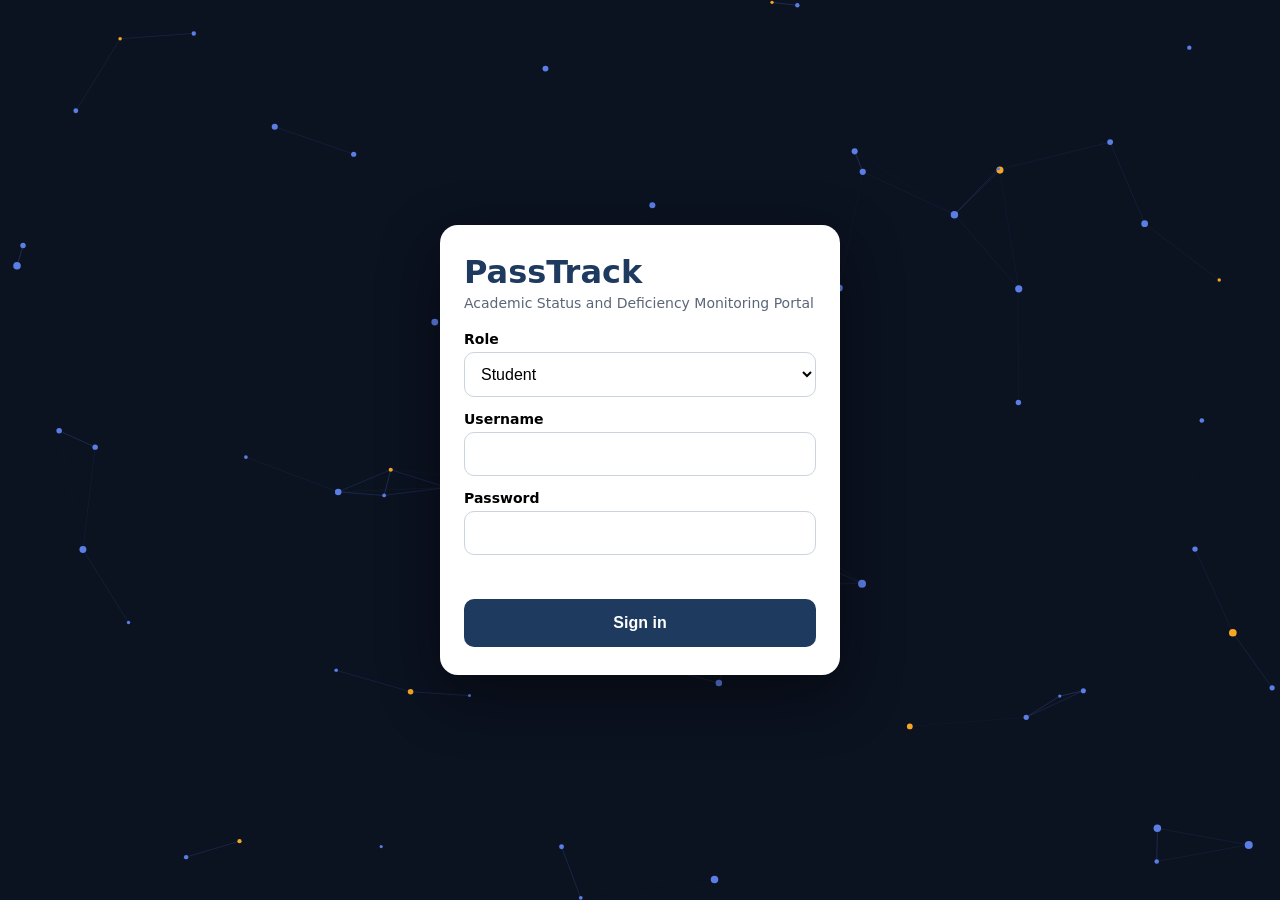
<file: index.html>
<!DOCTYPE html>
<html lang="en">
<head>
  <meta charset="UTF-8">
  <meta http-equiv="refresh" content="0; url=login/index.html">
  <title>PassTrack</title>
</head>
<body>
  <p>Redirecting to <a href="login/index.html">PassTrack login</a>...</p>
</body>
</html>
</file>
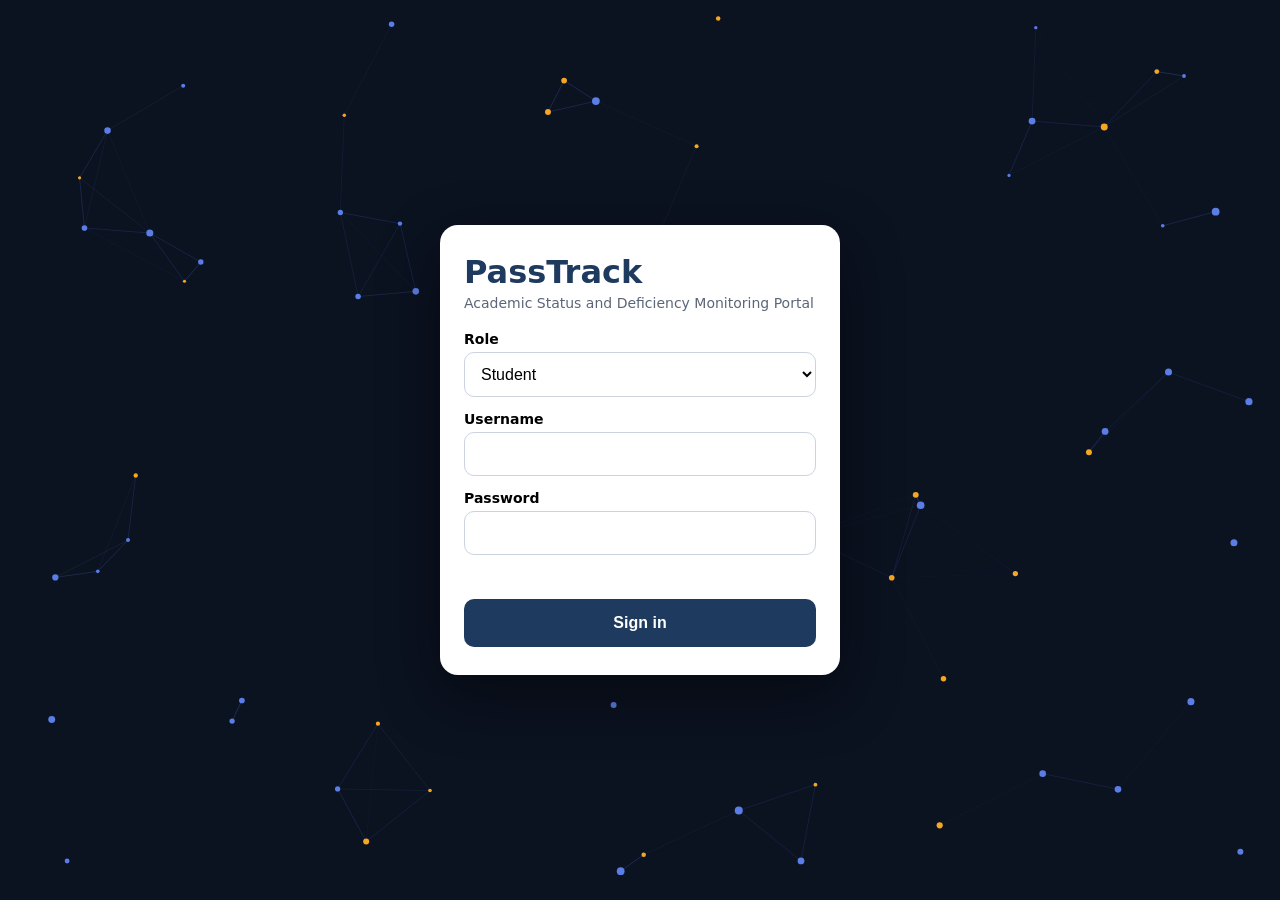
<file: login/index.html>
<!DOCTYPE html>
<html lang="en">
<head>
  <meta charset="UTF-8">
  <meta name="viewport" content="width=device-width, initial-scale=1">
  <title>PassTrack | Login</title>
  <link rel="stylesheet" href="style.css">
</head>
<body>
  <canvas id="stars" aria-hidden="true"></canvas>
  <main class="card">
    <h1>PassTrack</h1>
    <p class="sub">Academic Status and Deficiency Monitoring Portal</p>
    <form id="loginForm">
      <label for="role">Role</label>
      <select id="role">
        <option value="student">Student</option>
        <option value="faculty">Faculty</option>
        <option value="admin">Admin</option>
      </select>
      <label for="username">Username</label>
      <input id="username" type="text" autocomplete="off">
      <label for="password">Password</label>
      <input id="password" type="password">
      <p id="msg" class="msg" role="alert"></p>
      <button type="submit">Sign in</button>
    </form>
  </main>
  <script src="../shared/session.js"></script>
  <script src="../shared/data.js"></script>
  <script src="../shared/store.js"></script>
  <script src="../shared/constellation.js"></script>
  <script src="script.js"></script>
</body>
</html>
</file>
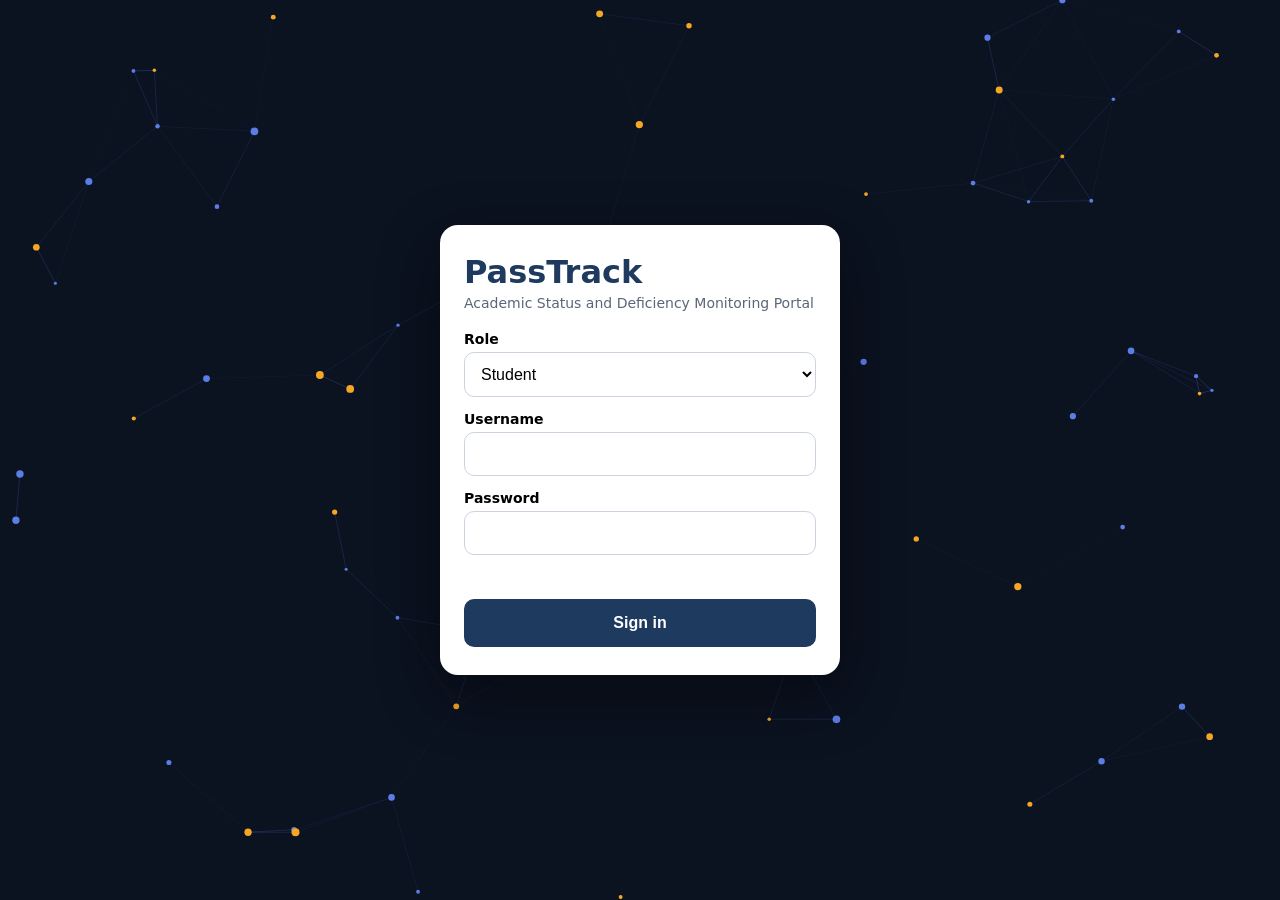
<file: student/index.html>
<!DOCTYPE html>
<html lang="en">
<head>
  <meta charset="UTF-8">
  <meta name="viewport" content="width=device-width, initial-scale=1">
  <title>PassTrack | Student</title>
  <link rel="stylesheet" href="../shared/common.css">
  <link rel="stylesheet" href="style.css">
</head>
<body>
  <header class="top">
    <strong>PassTrack</strong>
    <button id="logout">Log out</button>
  </header>
  <main>
    <h2 id="name"></h2>
    <p id="info" class="muted"></p>
    <section id="list"></section>
    <section id="detail" hidden></section>
  </main>
  <script src="../shared/session.js"></script>
  <script src="../shared/data.js"></script>
  <script src="../shared/store.js"></script>
  <script src="../shared/compute.js"></script>
  <script src="script.js"></script>
</body>
</html>
</file>
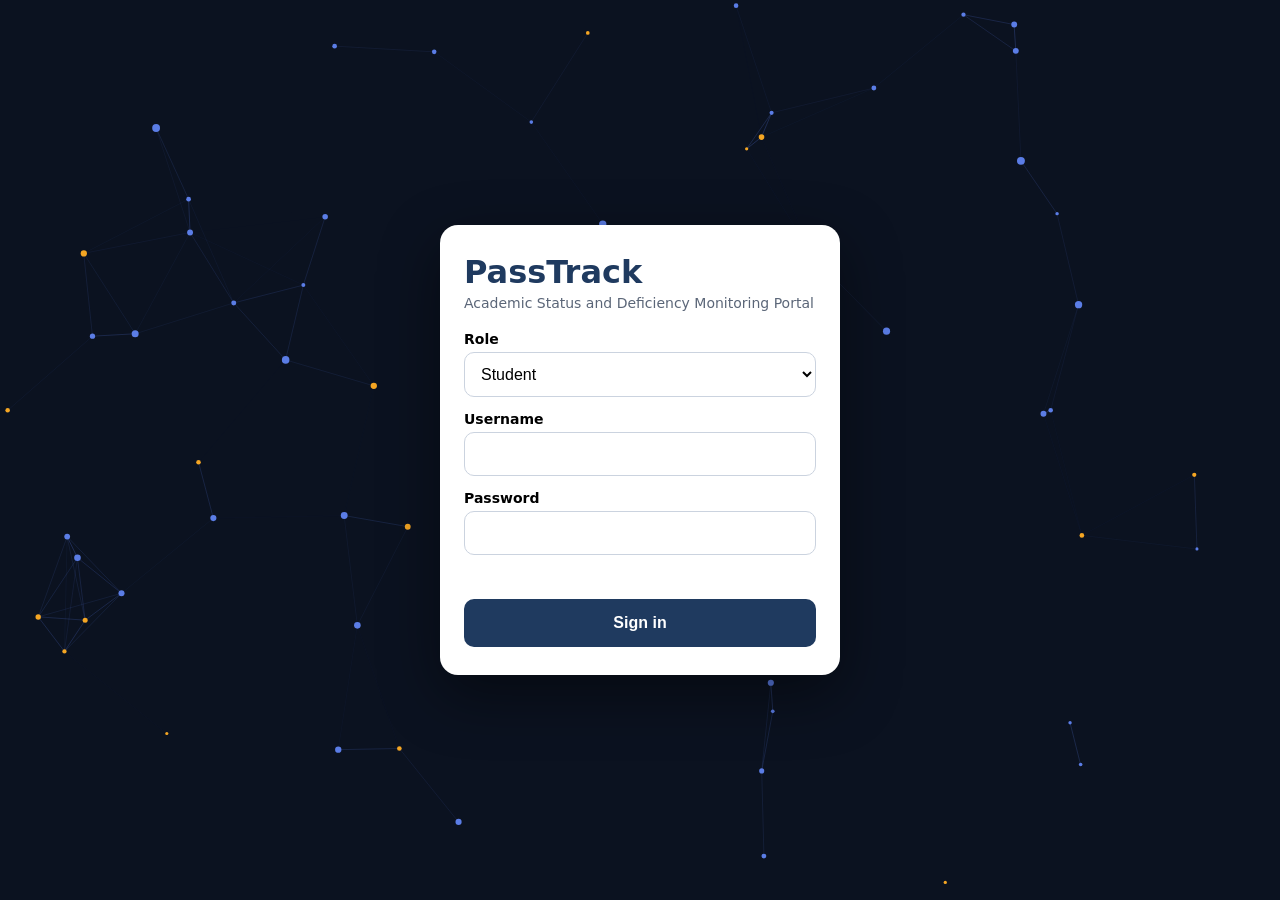
<file: admin/manage.html>
<!DOCTYPE html>
<html lang="en">
<head>
  <meta charset="UTF-8">
  <meta name="viewport" content="width=device-width, initial-scale=1">
  <title>PassTrack | Manage</title>
  <link rel="stylesheet" href="../shared/common.css">
  <link rel="stylesheet" href="manage.css">
</head>
<body>
  <header class="top">
    <strong>PassTrack | Admin</strong>
    <button id="logout">Log out</button>
  </header>
  <main>
    <a class="back" href="index.html">&larr; Back to dashboard</a>
    <h2>Manage accounts and subjects</h2>

    <nav class="tabs" role="tablist">
      <button class="tab" data-tab="students" role="tab">Students</button>
      <button class="tab" data-tab="faculty" role="tab">Faculty</button>
      <button class="tab" data-tab="subjects" role="tab">Subjects</button>
    </nav>

    <section class="panel">
      <h3 id="formTitle"></h3>
      <form id="form" autocomplete="off"></form>
      <p id="msg" class="msg" role="status"></p>
    </section>

    <h3 id="listTitle"></h3>
    <section id="list"></section>
  </main>
  <script src="../shared/session.js"></script>
  <script src="../shared/data.js"></script>
  <script src="../shared/store.js"></script>
  <script src="manage.js"></script>
</body>
</html>
</file>
<file: login/style.css>
* { box-sizing: border-box; }
body { margin: 0; min-height: 100vh; min-height: 100dvh; display: grid; place-items: center; font-family: system-ui, -apple-system, "Segoe UI", Roboto, Arial, sans-serif; background: #0b1220; padding: 16px; }
#stars { position: fixed; inset: 0; width: 100%; height: 100%; z-index: 0; }
.card { position: relative; z-index: 1; width: 100%; max-width: 400px; background: #fff; padding: 28px 24px; border-radius: 18px; box-shadow: 0 20px 60px rgba(0,0,0,.45); }
h1 { margin: 0; font-size: 2rem; color: #1f3a5f; }
.sub { margin: 4px 0 20px; color: #5b6678; font-size: 14px; }
label { display: block; margin: 14px 0 5px; font-weight: 600; font-size: 14px; }
input, select { width: 100%; padding: 12px; font-size: 16px; border: 1px solid #cbd3df; border-radius: 10px; background: #fff; }
:focus-visible { outline: 3px solid #5b7de6; outline-offset: 2px; }
button { width: 100%; margin-top: 18px; padding: 13px; min-height: 48px; font-size: 16px; font-weight: 600; background: #1f3a5f; color: #fff; border: 0; border-radius: 10px; cursor: pointer; }
button:hover { background: #14284a; }
.msg { color: #b00020; min-height: 18px; margin: 8px 0 0; font-size: 14px; }
.hint { margin: 16px 0 0; font-size: 12px; color: #666; text-align: center; }
</file>
<file: shared/common.css>
:root {
  --navy: #1f3a5f; --navy-d: #14284a; --bg: #eef2f7; --card: #fff; --ink: #16202f;
  --muted: #5b6678; --line: #d9e0ea; --accent: #5b7de6; --r: 14px;
  --shadow: 0 1px 2px rgba(15,27,46,.06), 0 8px 24px rgba(15,27,46,.08);
}
* { box-sizing: border-box; }
[hidden] { display: none !important; }
body { margin: 0; font-family: system-ui, -apple-system, "Segoe UI", Roboto, Arial, sans-serif; background: var(--bg); color: var(--ink); line-height: 1.45; }
h2 { margin: 8px 0 12px; font-size: 1.5rem; }
:focus-visible { outline: 3px solid var(--accent); outline-offset: 2px; }
.top {
  position: sticky; top: 0; z-index: 5; display: flex; justify-content: space-between; align-items: center;
  padding: 12px 16px; background: linear-gradient(135deg, var(--navy), var(--navy-d)); color: #fff;
  box-shadow: 0 2px 12px rgba(15,27,46,.25);
}
.top strong { font-size: 1.05rem; letter-spacing: .2px; }
.top button {
  background: #fff; color: var(--navy); border: 0; border-radius: 8px; padding: 9px 14px;
  min-height: 40px; font-size: 14px; font-weight: 600; cursor: pointer;
}
main { max-width: 1100px; margin: 0 auto; padding: 16px; }
.badge { display: inline-block; padding: 4px 11px; border-radius: 999px; font-size: 13px; font-weight: 700; color: #fff; white-space: nowrap; }
.badge.green { background: #1e7e34; }
.badge.amber { background: #b26a00; }
.badge.red { background: #b00020; }
@media (min-width: 900px) {
  .top { padding: 14px 32px; }
  main { padding: 28px 32px; }
  h2 { font-size: 1.75rem; }
  }
</file>
<file: student/style.css>
.muted { color: var(--muted); margin-top: 0; }
#list { display: grid; gap: 12px; grid-template-columns: 1fr; }
.card {
  display: block; width: 100%; text-align: left; background: var(--card); border: 1px solid transparent;
  border-radius: var(--r); padding: 16px; cursor: pointer; box-shadow: var(--shadow);
  font: inherit; color: inherit; transition: transform .15s, border-color .15s;
}
.card:hover { transform: translateY(-2px); border-color: var(--accent); }
.card .row { display: flex; justify-content: space-between; align-items: flex-start; gap: 10px; }
.card small { color: var(--muted); }
#detail { background: var(--card); border-radius: var(--r); padding: 20px; box-shadow: var(--shadow); max-width: 760px; }
#detail table { width: 100%; border-collapse: collapse; margin: 12px 0; font-size: 14px; }
#detail th, #detail td { border: 1px solid var(--line); padding: 9px; text-align: left; }
#detail th { background: #e6ebf2; }
#detail ul { padding-left: 20px; }
.back { background: var(--navy); color: #fff; border: 0; border-radius: 8px; padding: 10px 16px; min-height: 40px; cursor: pointer; margin-bottom: 8px; }
@media (min-width: 700px) { #list { grid-template-columns: repeat(2, 1fr); } }
@media (min-width: 1100px) { #list { grid-template-columns: repeat(3, 1fr); } }
</file>
<file: admin/manage.css>
h3 { margin: 18px 0 8px; color: var(--navy); }
.back { display: inline-block; margin-bottom: 8px; color: var(--navy); font-size: 14px; font-weight: 600; }
.tabs { display: flex; gap: 8px; margin: 10px 0 14px; }
.tab { flex: 1; padding: 11px; min-height: 44px; font-size: 15px; font-weight: 600; cursor: pointer; background: var(--card); color: var(--navy); border: 1px solid var(--navy); border-radius: 10px; }
.tab.active { background: var(--navy); color: #fff; }
.panel { background: var(--card); border-radius: var(--r); padding: 16px; box-shadow: var(--shadow); }
.panel h3 { margin-top: 0; }
form label { display: block; margin-top: 10px; font-weight: 600; font-size: 14px; }
form input, form select, form textarea { width: 100%; margin-top: 4px; padding: 11px; font-size: 16px; font-family: inherit; border: 1px solid var(--line); border-radius: 10px; background: #fff; color: var(--ink); }
form textarea { min-height: 76px; resize: vertical; }
.hint { display: block; margin-top: 3px; font-weight: normal; font-size: 12px; color: var(--muted); }
.btns { display: flex; gap: 8px; margin-top: 14px; }
.btns button { flex: 1; padding: 12px; min-height: 46px; font-size: 15px; font-weight: 600; border-radius: 10px; cursor: pointer; }
.btns .primary { background: var(--navy); color: #fff; border: 0; }
.btns .secondary { background: #fff; color: var(--navy); border: 1px solid var(--navy); }
.msg { min-height: 20px; margin: 10px 0 0; font-size: 14px; color: #1e7e34; }
.msg.err { color: #b00020; }
.item { background: var(--card); border-radius: var(--r); padding: 12px 14px; margin-bottom: 10px; box-shadow: var(--shadow); }
.item .row { display: flex; justify-content: space-between; align-items: flex-start; gap: 8px; }
.item small { color: var(--muted); display: block; margin-top: 4px; }
.item .acts { display: flex; gap: 6px; flex-shrink: 0; }
.item .acts button { padding: 8px 12px; min-height: 38px; font-size: 13px; font-weight: 600; border-radius: 8px; cursor: pointer; background: #fff; color: var(--navy); border: 1px solid var(--navy); }
.item .acts .del { color: #b00020; border-color: #b00020; }
@media (min-width: 900px) {
  main { display: grid; grid-template-columns: 380px 1fr; grid-template-rows: auto auto auto auto 1fr; column-gap: 28px;
    grid-template-areas: "back back" "title title" "tabs tabs" "panel ltitle" "panel list"; }
  .back { grid-area: back; justify-self: start; } main > h2 { grid-area: title; } .tabs { grid-area: tabs; max-width: 380px; }
  .panel { grid-area: panel; align-self: start; position: sticky; top: 84px; }
  #listTitle { grid-area: ltitle; margin-top: 0; } #list { grid-area: list; }
}
</file>
